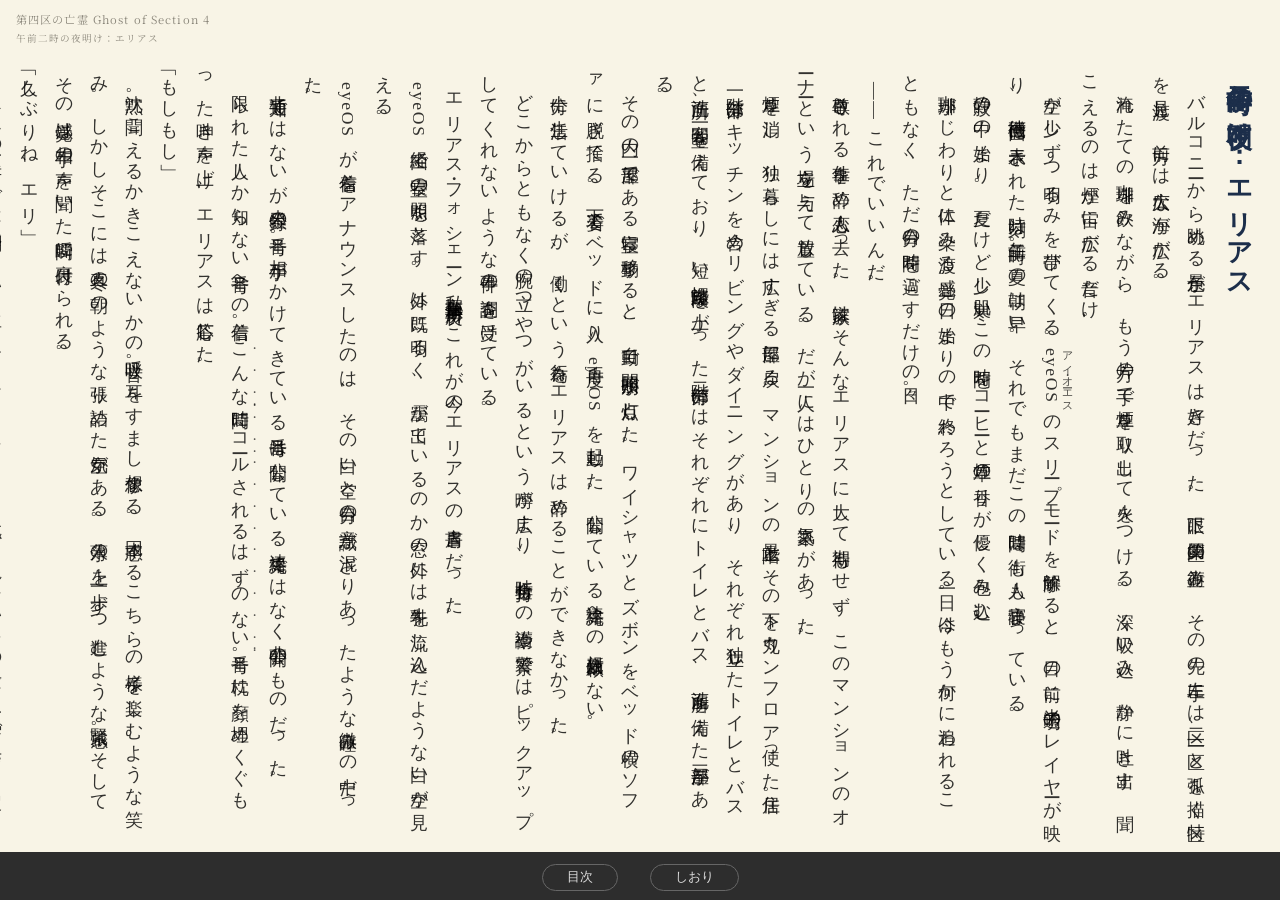
<file: index.html>
<!DOCTYPE html>
<html lang="ja">
<head>
  <meta charset="UTF-8">
  <meta name="robots" content="noindex, nofollow">
  <meta name="viewport" content="width=device-width, initial-scale=1.0">
  <title>第四区の亡霊 Ghost of Section 4</title>
  <link rel="preconnect" href="https://fonts.googleapis.com">
  <link rel="preconnect" href="https://fonts.gstatic.com" crossorigin>
  <link href="https://fonts.googleapis.com/css2?family=Noto+Serif+JP:wght@200..900&display=swap" rel="stylesheet">
  <link rel="stylesheet" href="/style.css">
  <script src="/script.js" defer></script>
</head>
<body>
  <h1 class="novel-title">第四区の亡霊 Ghost of Section 4</h1>
  <p class="section-title"></p>
  <div class="viewer">
    <section id="section01" class="page">
      <h2 class="page-title">午前二時の夜明け：エリアス</h2>
      <p class="ti">バルコニーから眺める景色がエリアスは好きだった。眼下に第四区の街並み、その先の左手には二区、一区と弧を描く特区を見渡し、前方には広大な海が広がる。</p>
      <p class="ti">淹れたての珈琲を飲みながら、もう片方の手で煙草を取り出して火をつける。深く吸い込み、静かに吐き出す。聞こえるのは煙が宙に広がる音だけ。</p>
      <p class="ti">空が少しずつ明るみを帯びてくる。<ruby>eyeOS<rt>アイ・オーエス</rt></ruby>のスリープモードを解除すると、目の前に半透明のレイヤーが映り、待機画面に表示された時刻は午前二時。夏の朝は早い。それでもまだこの時間は街も人も寝静まっている。</p>
      <p class="ti">静寂の中の始まり。夏だけど少し肌寒いこの時間をコーヒーと煙草の香りが優しく包み込む。</p>
      <p class="ti">珈琲がじわりと体に染み渡る感覚。一日の始まりの中で終わろうとしている一日。今はもう何かに追われることもなく、ただ自分の時間を過ごすだけの日々。</p>
      <p class="ti">――これでいいんだ。</p>
      <p class="ti">尊敬される仕事を辞め恋人も去った。家族はそんなエリアスに大して期待もせず、このマンションのオーナーという立場を与えて放置している。だが一人にはひとりの気楽さがあった。</p>
      <p class="ti">煙草を消し、独り暮らしには広すぎる部屋に戻る。マンションの最上階とその下を丸々ワンフロア使った住居。</p>
      <p class="ti">一階部分はキッチンを含めリビングやダイニングがあり、それぞれ独立したトイレとバスと洗面所、客間一室を備えており、短い螺旋階段を上がった二階部分にはそれぞれにトイレとバス、洗面所を備えた三部屋がある。</p>
      <p class="ti">その内の一部屋である寝室に移動すると、自動で間接照明が点灯した。ワイシャツとズボンをベッド横のソファに脱ぎ捨てる。下着姿でベッドに入り、再度eyeOSを起動した。公開している連絡先への新規依頼はない。</p>
      <p class="ti">十分に生活していけるが、働くという行為をエリアスは辞めることができなかった。</p>
      <p class="ti">どこからともなく腕の立つやつがいるという噂が広まり、時折金持ちの護衛や警察ではピックアップしてくれないような事件の調査を受けている。</p>
      <p class="ti">エリアス・フォシェーン私立探偵事務所所長。これが今のエリアスの肩書きだった。</p>
      <p class="ti">eyeOS経由で寝室の照明を落とす。外は既に明るく、靄が出ているのか窓の外には牛乳を流し込んだような白い空が見える。</p>
      <p class="ti">eyeOSが着信をアナウンスしたのは、その白い空と自分の意識が混ざりあったような微睡みの中だった。</p>
      <p class="ti">非通知ではないが未登録の番号。相手がかけてきている番号は公開している連絡先ではなく非公開のものだった。</p>
      <p class="ti">限られた人しか知らない番号への着信。<ruby>こ<rt>・</rt></ruby><ruby>ん<rt>・</rt></ruby><ruby>な<rt>・</rt></ruby><ruby>時<rt>・</rt></ruby><ruby>間<rt>・</rt></ruby><ruby>に<rt>・</rt></ruby><ruby>コ<rt>・</rt></ruby><ruby>ー<rt>・</rt></ruby><ruby>ル<rt>・</rt></ruby><ruby>さ<rt>・</rt></ruby><ruby>れ<rt>・</rt></ruby><ruby>る<rt>・</rt></ruby><ruby>は<rt>・</rt></ruby><ruby>ず<rt>・</rt></ruby><ruby>の<rt>・</rt></ruby><ruby>な<rt>・</rt></ruby><ruby>い<rt>・</rt></ruby><ruby>番<rt>・</rt></ruby><ruby>号<rt>・</rt></ruby>。枕に顔を埋めくぐもった呻き声を上げ、エリアスは応答した。</p>
      <p>「もしもし」</p>
      <p class="ti">沈黙。聞こえるかきこえないかの呼吸音。耳をすまし想像する。困惑するこちらの様子を楽しむような笑み。しかしそこには真冬の朝のような張り詰めた空気がある。薄氷の上を一歩ずつ進むような緊張感。そしてその感覚は相手の声を聞いた瞬間に裏付けられる。</p>
      <p>「久しぶりね、エリ」</p>
      <p class="ti">ほんの一年前までは毎日聞いていた声。エリアスにとって忘れられないその声は、一瞬で過去に引き戻されるトリガーとなる。</p>
      <p>「……ルドバリ、一体なんの用ですか？」</p>
      <p>「悲しい。もうカロリーナとは呼んでくれないの？」</p>
      <p>「女性の嘘には騙されないようにしてるんです。あなたは悲しんでなどいないですよね」</p>
      <p>「本気よ、わたしは」</p>
      <p class="ti">一瞬だが本当に傷ついたような響きが感じられるも、同時にこれがルドバリの手口だとエリアスは覚えている。ベッドで上半身を起こし煙草に手を伸ばすが、ナイトテーブルに常備しているものがちょうど切れており、聞こえないように舌を打った。</p>
      <p>「煙草をさがしているの？　あれほどやめなさいと言ったのに。きみは何も変わらないのね」</p>
      <p>「用件をどうぞ、ルドバリ。こんな時間に連絡してくるなんて現役時代ならともかく、いまのぼくたちにとっては普通じゃないです。何か急を要することですか？」</p>
      <p class="ti">主導権を握るために攻勢にでる。用事があるのは自分ではなくて相手だ。何も相手のペースに合わせる必要はない。エリアスはジャケットから煙草を取り出し火をつける。</p>
      <p class="ti">これは今日最後の煙草か、それとも最初のそれなのか。</p>
      <p class="ti">相手側でもライターの音がする。ルドバリも煙草に火をつけたのだろう。</p>
      <p class="ti">――あなただって何も変わってはいない。</p>
      <p>「そういうこと。単刀直入に話すけど数時間前、第四区で殺人事件が起きた。死体発見現場では<ruby>魔術痕<rt>まじゅつこん</rt></ruby>が発見されて魔術師の関与が疑われている」</p>
      <p>「関与が疑われている？　都市コンピュータは特区に住む魔術師の魔術痕を管理し、すべての魔術発動をモニタリングしている。そこに引っ掛からないということは野良の魔術師か……ゲットーの魔術師ということになる」</p>
      <p class="ti">都市コンピュータは特区の魔術師が着用を義務付けられているチョーカーによりすべてを管理している。犯人が逮捕されていない時点でその網をすり抜けているということになり、魔術師は何らかの方法でトラッキングを無効化している。</p>
      <p>「ご明察。今こちらは特区との関係を悪化させたくないの。ゲットーの魔術師だとしたら魔対課より先にこちらで捕まえたい」</p>
      <p>「選挙がありそうですからね。なるほど、事件が明るみに出て反ゲットー派が権力を持つのは避けたいってことですね。で、ぼくに何をさせようとしています？　いまや何の資格も権利もないぼくに」</p>
      <p>「捕捉力まで失ったわけじゃない。エリ、きみは組織を抜けるときにはわたしに借りを作ったわよね？　それをこのタイミングで返してもらいたいの」</p>
      <p>「それは……何度も謝ったじゃないですか。あなたも納得してくれたと思っていたんですが」</p>
      <p>「納得することと、許すことはイコールじゃない」</p>
      <p class="ti">昔からルドバリに口論で勝てたためしがなかったエリアスに過去の記憶が追い付いてくる。たった一年前のことなのに遠い昔のように感じられ、ノスタルジーに取り込まれそうになった。</p>
      <p class="ti">ナイトテーブルにある灰皿でそんな想いと一緒に煙草を揉み消し、このやり取りをさっさと終わらせようと決める。ルドバリの依頼がなんであれ、これ以上、過去の足音が聞こえることに我慢が出来なかった。</p>
      <p>「わかりましたよ。今回限りです。これで貸し借り無しです。約束してくれますね？」</p>
      <p>「話が早くて助かるわ、エリ。ええ、約束する。もうきみに<ruby>無<rt>・</rt></ruby><ruby>理<rt>・</rt></ruby><ruby>強<rt>・</rt></ruby><ruby>い<rt>・</rt></ruby>はしない」</p>
      <p class="ti">――それじゃあまるで、次はおれが進んであなたに協力するみたいな言い方だ。</p>
      <p class="ti">エリアスはその台詞をどうにか堪え、依頼内容を尋ねた。</p>
      <p>「きみはまだeyeOSを使っているでしょう？　ソーサリーマップ等のアプリも変わらず使えると思っていい？」</p>
      <p class="ti">ソーサリーマップはその場に魔術痕がある場合にそれを検知、分析し、仮想レイヤー上に魔術の五大種別に応じて色をつけてくれるeyeOSアプリで、魔術犯罪捜査には欠かせない。</p>
      <p>「ええ、当時のままですよ。リスクのあるシステムは使用者コードを偽装するようチューニングしたので、トラッキングされることもありません」</p>
      <p>「オーケー。期待通りだわ。じゃあ説明する。今日の朝イチでこちらから一人、魔術師をそっちに派遣する。きみにはその魔術師と組んで事件の全貌を明らかにして、さっきも言った通り犯人の身柄を特区より先に押さえてほしい」</p>
      <p>「一人の探偵が警察を出し抜けると、本気で思ってます？」</p>
      <p>「そういう一般論はいらないの、エリ。だからこそこちらからも魔術師を派遣するんだから。魔対課が捜査に関わってくるのはわかっているけれど、あいつらは一区のことしか頭にないからどうせ派遣されてくるのはお飾りみたいなクイーンとナイトで捜査に深く関わるとは予想しづらい。魔術犯罪の捜査には魔術師とeyeOSが必須なんだから、特捜だけだと捜査は難航するはず。こちらではその二つの要素を用意することができるというアドバンテージを最大限に活かす。犯人がこちらの手に落ちれば特区は事件をうやむやにするでしょう。失態をさらしたくはないはずだから」</p>
      <p class="ti">記憶にあるより僅かに早口で言葉数も多く、エリアスは眉を潜める。ルドバリの焦りが通話越しに伝播しそうだった。</p>
      <p>「四区の特捜を仕切っているのはジーン・フライという刑事で、あいつはチームリーダーとしても捜査官としても優秀だ。分が悪いですよ、……ルドバリ」</p>
      <p class="ti">カロリーナ、と呼びそうになったことがばれないようにとエリアスは祈った。過去はまだまだ容赦なくそこにいる。それどころかどんどんその存在感を増している。</p>
      <p>「先に失敗する原因を挙げ始めるきみの話し方、あれだけ指導したのに最後まで直らなかったし、まさかまだそのままなんて。フライのことは知ってる。魔対課に引き抜くっていう話もあったから。でもこちらだって遜色ない。かつて魔対課のナイト長目前だった男と組むのは秘蔵のクイーンだから」</p>
      <p>「え？　ちょっと待って。クイーン？　キングではなくて？」</p>
      <p>「女性魔術師の方が優れているのはきみも知っているでしょう？」</p>
      <p>「くそっ、それとこれとは話が別だ！　ぼくにまたナイトをやれとあなたはその口で言うんですか？　カロリーナ・ルドバリ！」</p>
      <p>「そういう子どもみたいなところも、そのまま。悲しいな。やっとわたしの名前を呼んでくれたと思ったら、怒りも一緒にぶつけられるなんて」</p>
      <p class="ti">もう限界だった。整理したはずの過去が津波のように襲いかかり、エリアスはその奔流に呑み込まれ、流される。</p>
      <p class="ti">置いてきたはずの人々の顔がいくつも蘇る。あのときこうしておけば良かった、こう言えば良かった。泣かせるつもりなんてなかった。差し出された手を握り返せば良かった。震える背中を、抱き締めれば良かった。</p>
      <p class="ti">数分間の沈黙。自分の発言がどのような影響を与えるか試したのだろう。それが予想通りの結果だったから、ルドバリはエリアスを待った。</p>
      <p class="ti">気がつくと空は明るく、白から青に変わっている。夏の朝はあっという間に変わっていく。</p>
      <p class="ti">それと同時に過去の波も潮が引くように静かに消え去っていく。天候を自分の意思で操れないように、過去もまたそうだ。</p>
      <p>「……あなたに連絡をしたいときはどうすればいいです？」</p>
      <p>「これから伝える番号にコールしてくれればいいけれど暗号化された秘匿回線を使ってもらえる？　eyeOSのみのやりとりは監視されるかもしれないから」</p>
      <p>「わかりました。クイーンはいつ、オーダリウスの壁を抜けますか？」</p>
      <p>「九時半くらいかなと思う. いま、ゲットーと特区は文化交流の一環として、こちらの楽団を受け入れているの。体調不良で遅れたメンバーということにして、壁を抜けさせる。あと何か、訊いておきたいことは？」</p>
      <p>「……クイーンの名前は？」</p>
      <p class="ti">eyeOSの表示を確認すると今から約六時間後。エリアスはパートナーとなる魔術師の名前を訊いた。</p>
      <p>「アニヤ・プリンシラ」</p>
    </section>
    <section id="section02" class="page">
      <h2 class="page-title">魔女の末裔：アニヤ</h2>
      <p class="ti">部屋の電話が鳴ったのは午前三時ごろだった。トロルーカーリーのリーダーであるカロリーナ・ルドバリからの直接の連絡で、眠っていたアニヤの意識は急速に覚醒した。そして、与えられた任務の内容を聞き漏らすまいと必死だった。こういうときに限って隣室で眠っている母親のいびきが耳に触り、アニヤの神経は逆撫でされ、奥歯を噛む痛みだけがアニヤと正気を繋ぎ止めている。。</p>
      <p>「理解できた？　アニヤ」</p>
      <p>「はい、もちろんです。しかしあの、一つお訊きします。この任務の担当にわたしを選んだ理由はなんなのでしょうか？　特区での捜査なんて、わたしより階級が上のメンバーの方が相応しいと思うのですが」</p>
      <p>「階級と実力がイコールじゃないことは、あなただってわかっているでしょう？　さっきもある人に似たようなことを話したわ……」</p>
      <p class="ti">顔が火照るのを感じ唇を噛む。見えないとわかっていてもアニヤは受話器越しに頷いた。</p>
      <p>「それにまぁ、いまのやり取りで確信したのだけど、特区にいる協力者との相性も考慮しての人選でもある。あなたならかれときっとうまくやれると思うのよ、アニヤ」</p>
      <p class="ti">返答をする前に考えることが山のようにある。しかし一方で悠長なことはいつ</p>
      <p>「ありがとうございます。ベストを尽くします。いつから開始しますか？」</p>
      <p>「午前九時のシャトルバスで出発してもらいたいの。数日間分の着替えやあなたの魔術に必要な最低限のものを用意して、二時間後に本部のわたしの部屋に来てちょうだい。ブリーフィングを行うから。詳しい話はそこで」</p>
      <p class="ti">そこからは大忙しだった。身支度を済ませたアニヤは急いでフラットを出た。母親には会いたくなかったため、リビングのテーブルに仕事でしばらく留守にする書き置きを残すに留めた。</p>
      <p class="ti">本部に着いてからは改めて任務の詳細と偽装身分の説明。入区管理局の突破方法や特区についての注意事項を聞いた。</p>
      <p>「アニヤ、あなたが特区にどんなイメージを持っているのかは知らない。でも確かなことはこことは何もかもが違うということ。魔術ゲットーのいまが特区では既に歴史になっている。あの忌々しく高いオーダリウスの壁の外側は異世界だと思ってちょうだい。あなたの常識は恐らく一度粉々になる。でもそれはあなたに限った話ではなく、ここから外に出た魔術師は必ずそうなるの」</p>
      <p class="ti">ルドバリが前髪をかきあげて小さくため息を着くと、机の上に置いてあったシルバーのシガレットケースから煙草を一本取り出し火をつけた。</p>
      <p class="ti">ルドバリはどんな仕草でも絵になる美人で、四十を越えているはずだが三十代前半くらいに見える。アニヤにとってルドバリは目標であり憧れだった。だからこそ今回の任務は絶対に成功させ、期待に応えたいという気持ちが強い。</p>
      <p>「正直、わかりません。特区にはもちろん憧れがありますし、任務ですが興奮しています。雲に覆われていない太陽はどんなものなのか。海や星を観ることが出来るのだろうか。いろいろ思います。でもわたしは何より任務を帯びて行くんです。そこは絶対にぶれません」</p>
      <p class="ti">ルドバリが静かに微笑む。</p>
      <p>「本音を話してくれて嬉しいわ、アニヤ。何度も言うけれど、やはりあなたを選んで正解だった。いい？　だとしても、どれだけあなたが強く思っていても必ず惑わされる。でも特区の協力者があなたを助けてくれるから心配しないで。あなたたちどこか似ている。口ではどうこういっても、かれもわたしの頼みは必ずやり遂げる人だから」</p>
      <p class="ti">その笑みと瞳の奥に普段は見られない暖かな光があり、夜の静寂を明るく照らす。</p>
      <p class="ti">――その協力者って、あなたにとってどういう人なのでしょうか。</p>
      <p>「ちなみにその協力者なのですが、わたしについて……<ruby>プリンシラの名前について<rt>・</rt><rt>・</rt><rt>・</rt><rt>・</rt><rt>・</rt><rt>・</rt><rt>・</rt><rt>・</rt><rt>・</rt><rt>・</rt></ruby>知っていますか？」</p>
      <p>「わたしの知る限りかれは知らないと思う。仮に知っていたとしても、あなたに対する態度はきっと変わらない。あなたをあなたとして見てくれるわ」</p>
      <p>「わかりました。その方の資料や写真はありますか？」</p>
      <p>「……わたし個人のツテだから、そういったものはないの」</p>
      <p class="ti">アニヤは不自然な間があったことに気がついたが、ルドバリがそういう以上、言及するのはやめた方が得策と判断し口をつぐんだ。トロルーカーリーのメンバー以上にその協力者に信頼とそれ以外の感情を持っていることは間違いなさそうだった。</p>
      <p>「境界トンネルにある入区管理局の審査ゲートを抜けた先のロビーまであなたを迎えにくるように伝えてある。向こうからあなたを見つけるでしょうし、あなたも一目見たらわかると思うわ。名前はエリアス・フォシェーン。年齢はあなたと同じくらいよ」</p>
      <p class="ti">思っていたより若いんだ、とアニヤはうなずく。</p>
      <p>「他に訊きたいことはある？」</p>
      <p class="ti">少し考えてから首を振った。</p>
      <p>「いえ。というか、なにが適切な質問かわからないです。時間もないですし、あとは現地での判断になるのかなと思っています」</p>
      <p>「適切な判断ね。きっとそうなると思う。それじゃあ早速取り掛かってちょうだい。期待しているわ、アニヤ・プリンシラ」</p>
      <p class="ti">※</p>
      <p class="ti">魔術ゲットーと特区は南の山脈から北の海までオーダリウスの壁という名の巨大な壁で区切られている。この壁はさらにゲットーを取り囲み、どちらを見ても最終的に見えるのは壁と山だけだ。この壁がどのようにして造られたのか誰も正確なところは知らない。昔、いまのゲットーがある地に魔術師たちを追いやった人々. その人々に選ばれた七人の魔術師によって造られたという話が残っているだけだった。</p>
      <p class="ti">そしてその時から壁の内側は常に雲に覆われるようになり、魔術ゲットーの魔術師は太陽と星を失った。魔術ゲットーは常に薄暗く、寒い。魔術師たちが生き残るには自分たちの魔術を改良し、工夫するしかなかった。</p>
      <p class="ti">そうして魔術が発達していくなかで失ったものがもう一つある。それは科学だった。反面、特区は長い歴史をかけてどんどん科学を発展させていき、いまでは両者間の科学力の差は数十年と言われている。</p>
      <p class="ti">いまアニヤが乗っているバスも特区のものだし、走っているこのトンネルも特区側から掘られ、広げられ、整備されたものだった。</p>
      <p class="ti">トンネルの中を照らすオレンジ色の照明をアニヤは見つめ続けていた。定期的に迫っては流れていく一定のリズムが眠気を誘う。照明がやがて人魂のように見えてきて亡くなった父親のことを思い出した。</p>
      <p class="ti">――特区に留学が決まったとき、父さんはとても喜んでくれた。</p>
      <p class="ti">しかしアニヤが留学することはなかった。そのすぐ後に父親が他界し、母親がなにを考えたのか自分とアニヤを旧姓に戻した。呪われたプリンシラという苗字に。</p>
      <p class="ti">最初は父親の死に同情的だった友人たちも、プリンシラという姓には誰も近付かなかった。あらぬ噂や身元保証の観点からアニヤの留学は取り消され、他の人物が留学枠を手に入れ、そこからアニヤの人生は狂い始めた。</p>
      <p class="ti">高校を卒業後、父親と同じ治安維持隊に志願した。父親は英雄的な存在であったことと、いつでも人手不足なことも相まってアニヤは入隊を許可された。しかしここでもプリンシラの姓は呪われていた。</p>
      <p class="ti">魔女エーヴァ・プリンシラ。</p>
      <p class="ti">魔術ゲットーの中でも貧富の差がある。エーヴァ・プリンシラは弱者から搾取する富裕層のみを狙う盗賊で、盗んだ金銭を貧困層にばらまいた。その行いから義賊と記す歴史書もあるが、エーヴァは押し入った家の家族全員の血を抜くという方法で殺害した。現場からは一滴の血液も採取されず、その奇異姓、残虐性の方が目立って後世に伝えられている。それ以来、プリンシラという姓は差別の対象となり、一族は自分たちの苗字を隠すようになった。</p>
      <p class="ti">エーヴァ・プリンシラの末裔はまだゲットーにいるかもしれないが、いま名乗っているのはアニヤと母親だけだった。その姓のおかげで隊にもうまく馴染めず、誰よりも強い魔力と仕事の成果も正しく評価されず、アニヤは常に孤独だった。</p>
      <p class="ti">この状況はトロルーカーリーに引き抜かれても変わることはなかった。だが、とアニヤは思う。いま特区へのバスに乗っているのは自分だった。ルドバリは自分を評価してくれていたという歓びはアニヤの自信に繋がる。それに父親が言っていたことを思い出していた。特区へ行けば将来が広がる、と。アニヤの父親は娘が特区へ行くことを自分のことのように喜んでいた。</p>
      <p class="ti">――この任務を成功させればあの世にいる父さんも喜ぶだろう。それに……もしかすると<ruby>母親<rt>あの人</rt></ruby>も前のように笑うかもしれない。</p>
      <p class="ti">シャトルバスが停車して、アニヤの意識は現実に引き戻された。入区ゲートの先にあるラウンジで商売をする露店商たちが我先にとバスを降り入区審査を受けにいく。アニヤもはやる気持ちを抑えられないといった態で周囲に溶け込むようにしてバスを降りた。降車場はロータリーになっていて、その先にガラスで仕切られた入区審査ゲートがある。あれはすべて防魔ガラスなのだろうかとアニヤは眺めた。魔術ゲットーで防魔ガラスと言えば高級品でこんなに広い面積で使用されているのを観るのは初めてだった。</p>
      <p class="ti">列に並び手続きを行う。アニヤが露店商ではなく文化交流団の一員として入区すると伝えると、手荷物が詳細に調べられた。</p>
      <p>「これは何に使いますか？」</p>
      <p class="ti">係員が大量の羽根飾りを指さして言う。</p>
      <p>「演奏会で楽団員の飾りつけとして使います。針がありますが危険なものではありません」</p>
      <p class="ti">係員は、そんなことはわかっているという風にうなずき、自分の特区標準語に違和感がなかったかアニヤは少し心配になった。</p>
      <p class="ti">服や下着も念入りに調べられ、それらは予想されていたことだがやはり気分が悪くなった。特区では服や下着を買えるだろうか、という疑問がアニヤの頭に浮かぶ。ルドバリは特区のことを異世界と言ったが人が住んでいるという点は同じだ。買えるに決まっているのに何故こんな疑問を感じたのだろうか。</p>
      <p>「この薬はなんです？」</p>
      <p class="ti">一番危険なところだった。この赤いカプセルに入った薬はアニヤが魔術を使うのに必要なもので万が一取り上げられると困ったことになる。ルドバリは問題ないと言っていたが緊張を必死に隠しながらアニヤは答える。</p>
      <p>「持病の薬です。わたしは持病があってこの薬は発作を抑えるためのものです。特区で認可はされていませんが魔術ゲットーからは医薬品として申請がされていて安全なものです」</p>
      <p>「その持病は空気感染したりするものですか？　あなたが他のメンバーより遅れてきたのはその持病に関係していますか？　だとすると、精密検査を受けてもらい完全に害がないとわかるまで隔離施設に入ってもらう必要がありそうです。いずれにせよ、確認を取りますので少し待ってください」</p>
      <p class="ti">係員はそう言うと、インカムに向かって状況を説明し始める。アニヤの後ろに並んでいる人々からは時間がかかっていることに対する苛立ちが感じられ始めていた。</p>
      <p>「はい、はい、そうです……え？　しかしこういうケースの場合は……はい……はい、わかりました。そのように対応します」</p>
      <p class="ti">不満と驚愕が混ざりあったような表情で係員がアニヤに向き直る。</p>
      <p>「あなたの入区許可は既に降りているので既定の手続きを行うようにとのことでした……。わたしはこの荷物を片付けるので、あなたはこのチョーカーを首に巻いてください」</p>
      <p class="ti">なるほど、とアニヤは思う。ルドバリが問題ないと言っていたのはこういうことだったのだろう. 裏でなんらかのやり取りが行われたのは間違いない。</p>
      <p class="ti">アニヤは申し訳なさそうな表情を浮かべ、チョーカーを受け取った。入区自体は問題なさそうだが最後の問題はこの黒色のチョーカーだった。一度これをつけると特別な装置がなければ外せない。</p>
      <p class="ti">チョーカーのバックルを留めると、首にチクりと痛みが走った。アニヤが顔をしかめると係員がうなずく。</p>
      <p>「それで良いです。特区ではあなたの位置と魔術の使用についてすべてモニタリングされています。魔術の使用は当然禁止されていますし、予定されていない場所に行かれた場合も逮捕となりますので気をつけてください」</p>
      <p>「わかりました」</p>
      <p class="ti">まるで奴隷の首輪だとアニヤは思った。これも協力者がどうにかしてくれるのだろうか。魔術が使えなければ捜査を行うことが出来ない。</p>
      <p>「では、良い特区を」</p>
      <p class="ti">アニヤは入区審査ゲートを通り抜けた。体の中を興奮が走り抜ける。</p>
      <p class="ti">自分はゲットーの誰もが一度は夢見る特区へと、足を踏み入れた。</p>
    </section>
  </div>

  <nav class="navbar">
    <ul>
      <li><button type="button" id="indexBtn">目次</button></li>
      <li><button type="button" id="saveScrollBtn">しおり</button></li>
    </ul>
  </nav>
</body>
</html>
</file>
<file: style.css>
@charset "UTF-8";
*,
*::before,
*::after {
  box-sizing: border-box;
  margin: 0;
  padding: 0;
}

html {
  width: 100%;
  height: 100%;
  overflow: hidden;
}

body {
  position: relative;
  width: 100%;
  height: 100dvh;
  overflow: hidden;
  font-size: 1rem;
  font-family: "Noto Serif JP", serif;
  font-optical-sizing: auto;
  font-weight: 400;
  font-style: normal;
  line-height: 1.6;
  background-color: #f8f4e6;
  color: rgba(0, 0, 0, 0.8);
}

.novel-title {
  position: fixed;
  top: 1em;
  left: 1rem;
  font-size: 0.7rem;
  color: #8a867a;
  font-weight: 400;
  letter-spacing: 0.1em;
}

.section-title {
  position: fixed;
  top: 3.2em;
  left: 1rem;
  font-size: 0.6rem;
  color: #8a867a;
  letter-spacing: 0.1em;
}

.page-title {
  font-size: 1.6rem;
  color: #1c2e4a;
}

.viewer {
  position: relative;
  display: flex;
  flex-direction: row-reverse;
  scroll-snap-type: x mandatory;
  -webkit-overflow-scrolling: touch;
  width: 100%;
  height: 100%;
  padding-block: 3rem 4rem;
  overflow-x: auto;
  line-height: 1.8;
  -webkit-font-smoothing: antialiased;
}

.page {
  flex: 0 0 100%;
  padding: 1rem;
  /* 縦書き設定 */
  writing-mode: vertical-rl;
  -webkit-writing-mode: vertical-rl;
  font-family: "Sawarabi Mincho", "Hiragino Mincho ProN", "MS Mincho", serif;
  font-size: 1.1rem;
  line-height: 2;
  letter-spacing: 0.1em;
}
.page p {
  text-justify: inter-ideograph; /* 文字の端を揃える */
}
.page p.ti {
  text-indent: 1em;
}

.navbar {
  position: fixed;
  bottom: 0;
  left: 0;
  display: flex;
  justify-content: center;
  align-items: center;
  width: 100%;
  height: 3rem;
  background-color: #2d2d2d;
}
.navbar ul {
  list-style: none;
  display: flex;
  gap: 2rem;
}
.navbar button {
  background: transparent; /* 背景を透明に */
  border: 1px solid #666; /* 控えめな枠線 */
  color: #dcdcdc; /* 眩しくない白 */
  padding: 4px 24px;
  border-radius: 20px; /* 丸みをつけるとモダンな印象に */
  font-size: 0.8rem;
  font-family: sans-serif; /* ボタンは視認性の良いゴシック体がおすすめ */
  cursor: pointer;
  transition: all 0.3s ease;
}

/* モーダル全体の背景（暗幕） */
.index-modal {
  position: fixed;
  top: 0;
  left: 0;
  width: 100%;
  height: 100%;
  background-color: rgba(0, 0, 0, 0.8);
  display: flex;
  justify-content: center;
  align-items: center;
  z-index: 9999; /* 最上位に表示 */
  opacity: 0;
  pointer-events: none;
  transition: opacity 0.3s ease;
}

/* 表示状態 */
.index-modal.is-show {
  opacity: 1;
  pointer-events: auto;
}

/* 目次コンテンツの箱 */
.index-content {
  background: #fff;
  color: #333;
  padding: 2rem;
  max-width: 80%;
  max-height: 80%;
  overflow-y: auto;
  border-radius: 8px;
  box-shadow: 0 10px 25px rgba(0, 0, 0, 0.5);
}

.index-list {
  list-style: none;
  padding: 0;
  margin: 1.5rem 0;
}

.index-list li {
  margin-bottom: 0.5rem;
  border-bottom: 1px solid #eee;
}

.index-link {
  background: none;
  border: none;
  color: #8b4513;
  font-size: 1rem;
  cursor: pointer;
  padding: 10px 0;
  width: 100%;
  text-align: left;
  transition: color 0.2s;
}

.index-link:hover {
  color: #0056b3;
  text-decoration: underline;
}

.close-btn {
  display: block;
  margin: 1rem auto 0;
  padding: 8px 20px;
  background: #666;
  color: #fff;
  border: none;
  border-radius: 4px;
  cursor: pointer;
}

ruby {
  /* ルビを文字から少し離す、または近づける調整 */
  ruby-position: over; /* 縦書きでは右側に配置されます */
}

rt {
  /* ルビのフォントサイズ（本文の50%〜60%が一般的） */
  font-size: 0.6em;
  /* 文字間隔を少し広げて読みやすくする */
  letter-spacing: 0.05em;
  /* 色を少しだけ薄くして、本文を邪魔しないようにする場合 */
  color: rgba(0, 0, 0, 0.7);
}
/*# sourceMappingURL=style.css.map */
</file>
